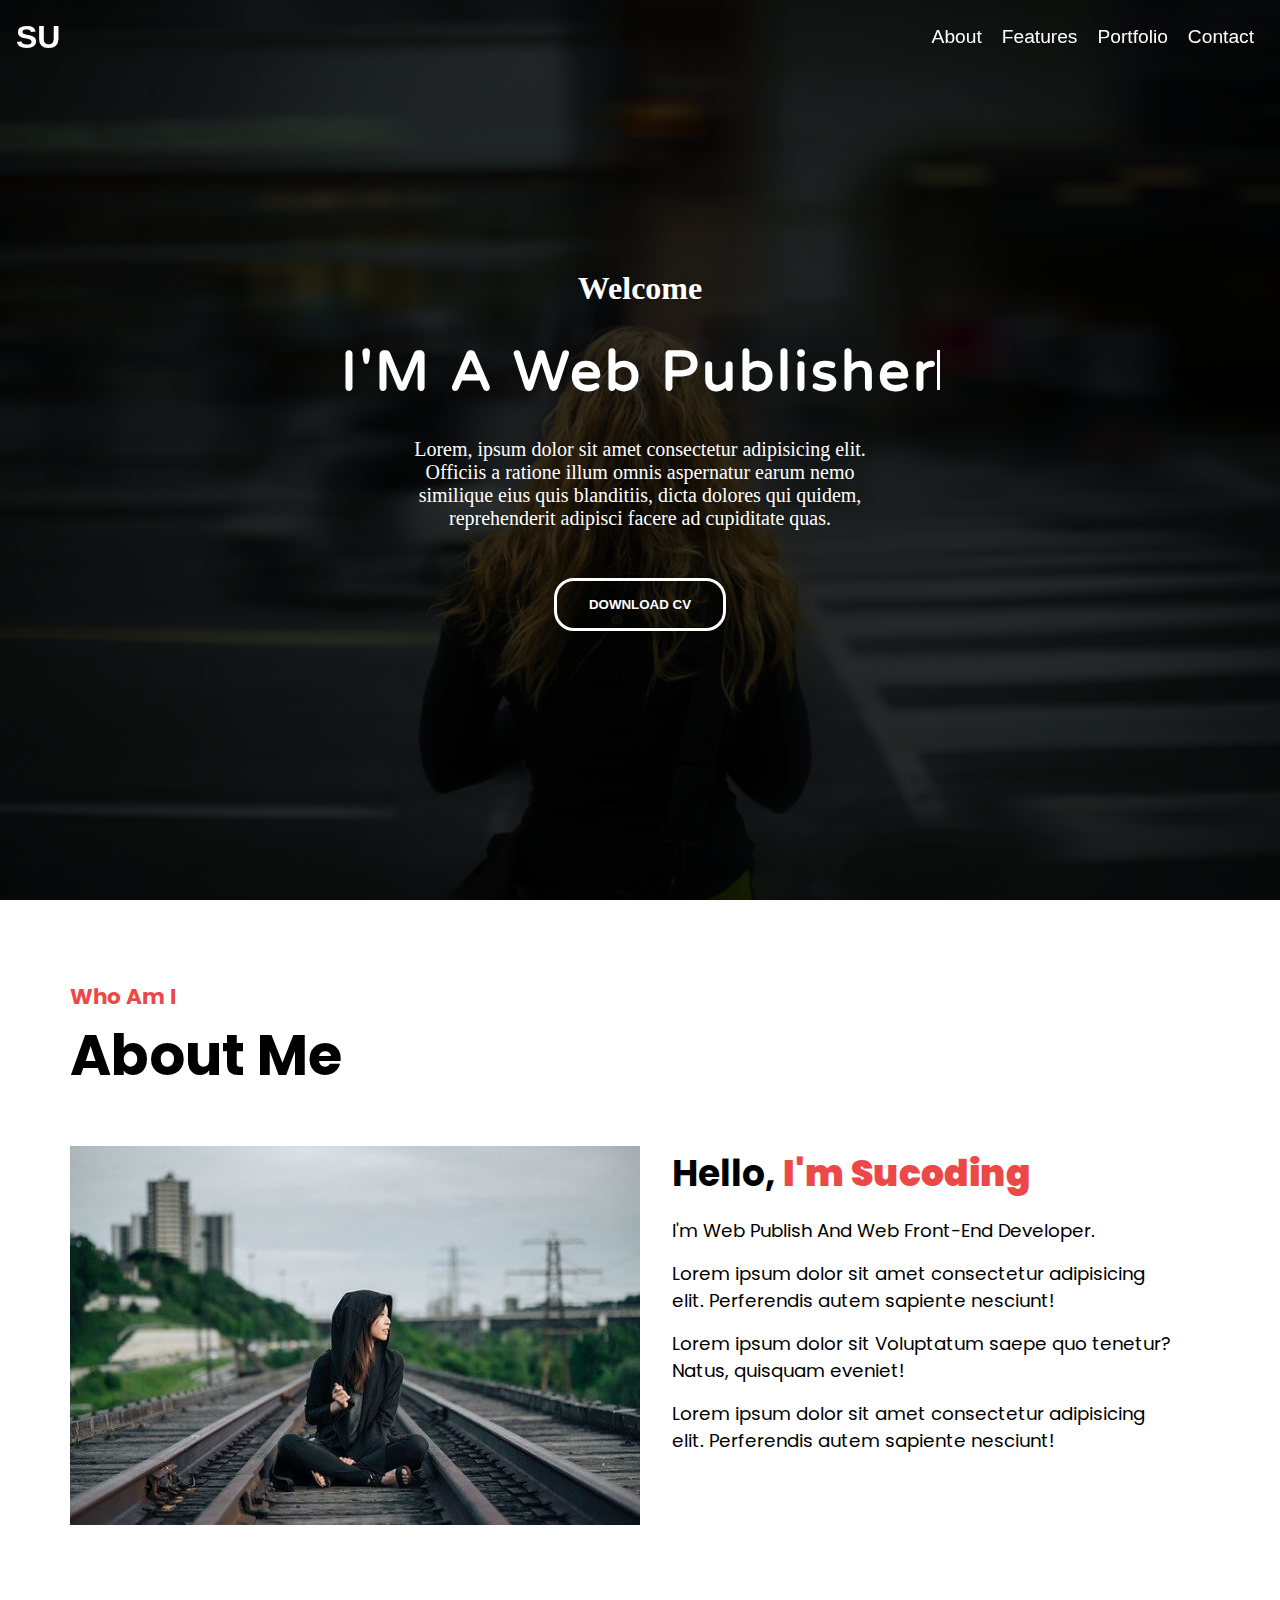
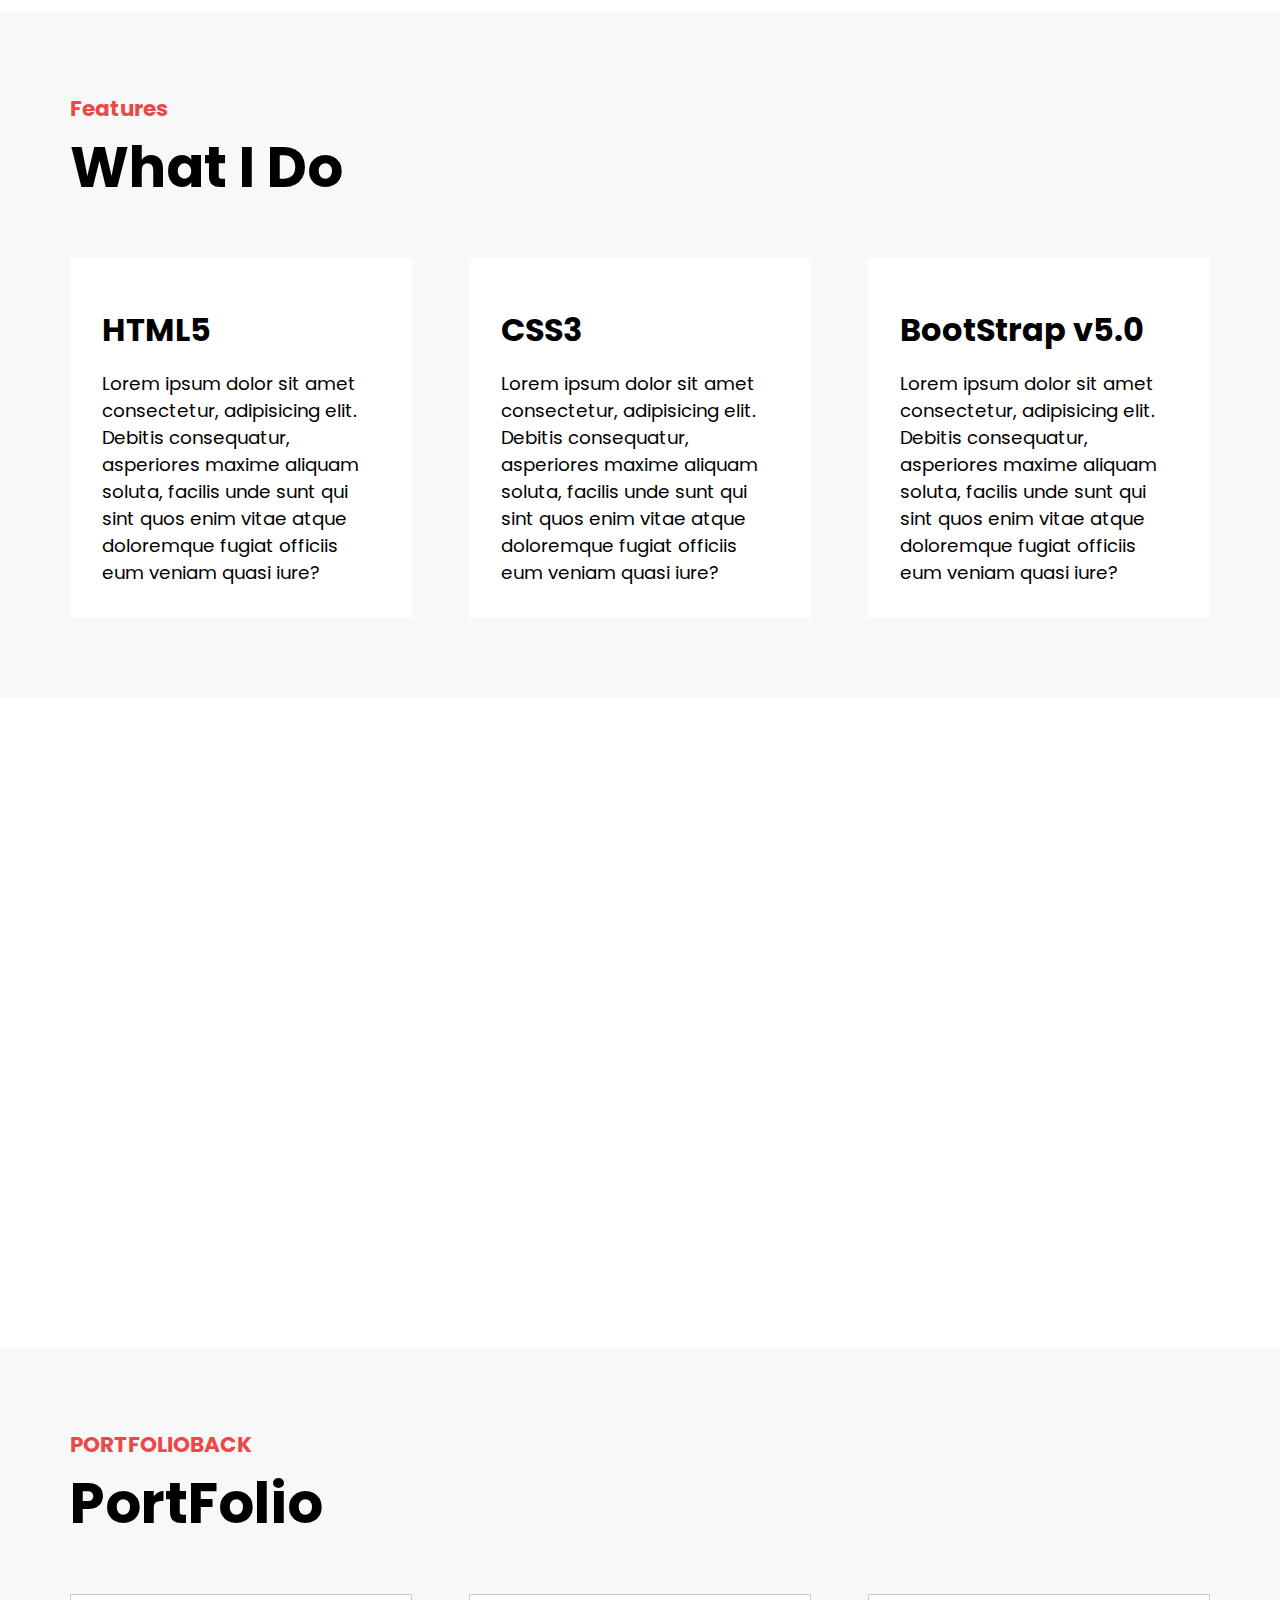
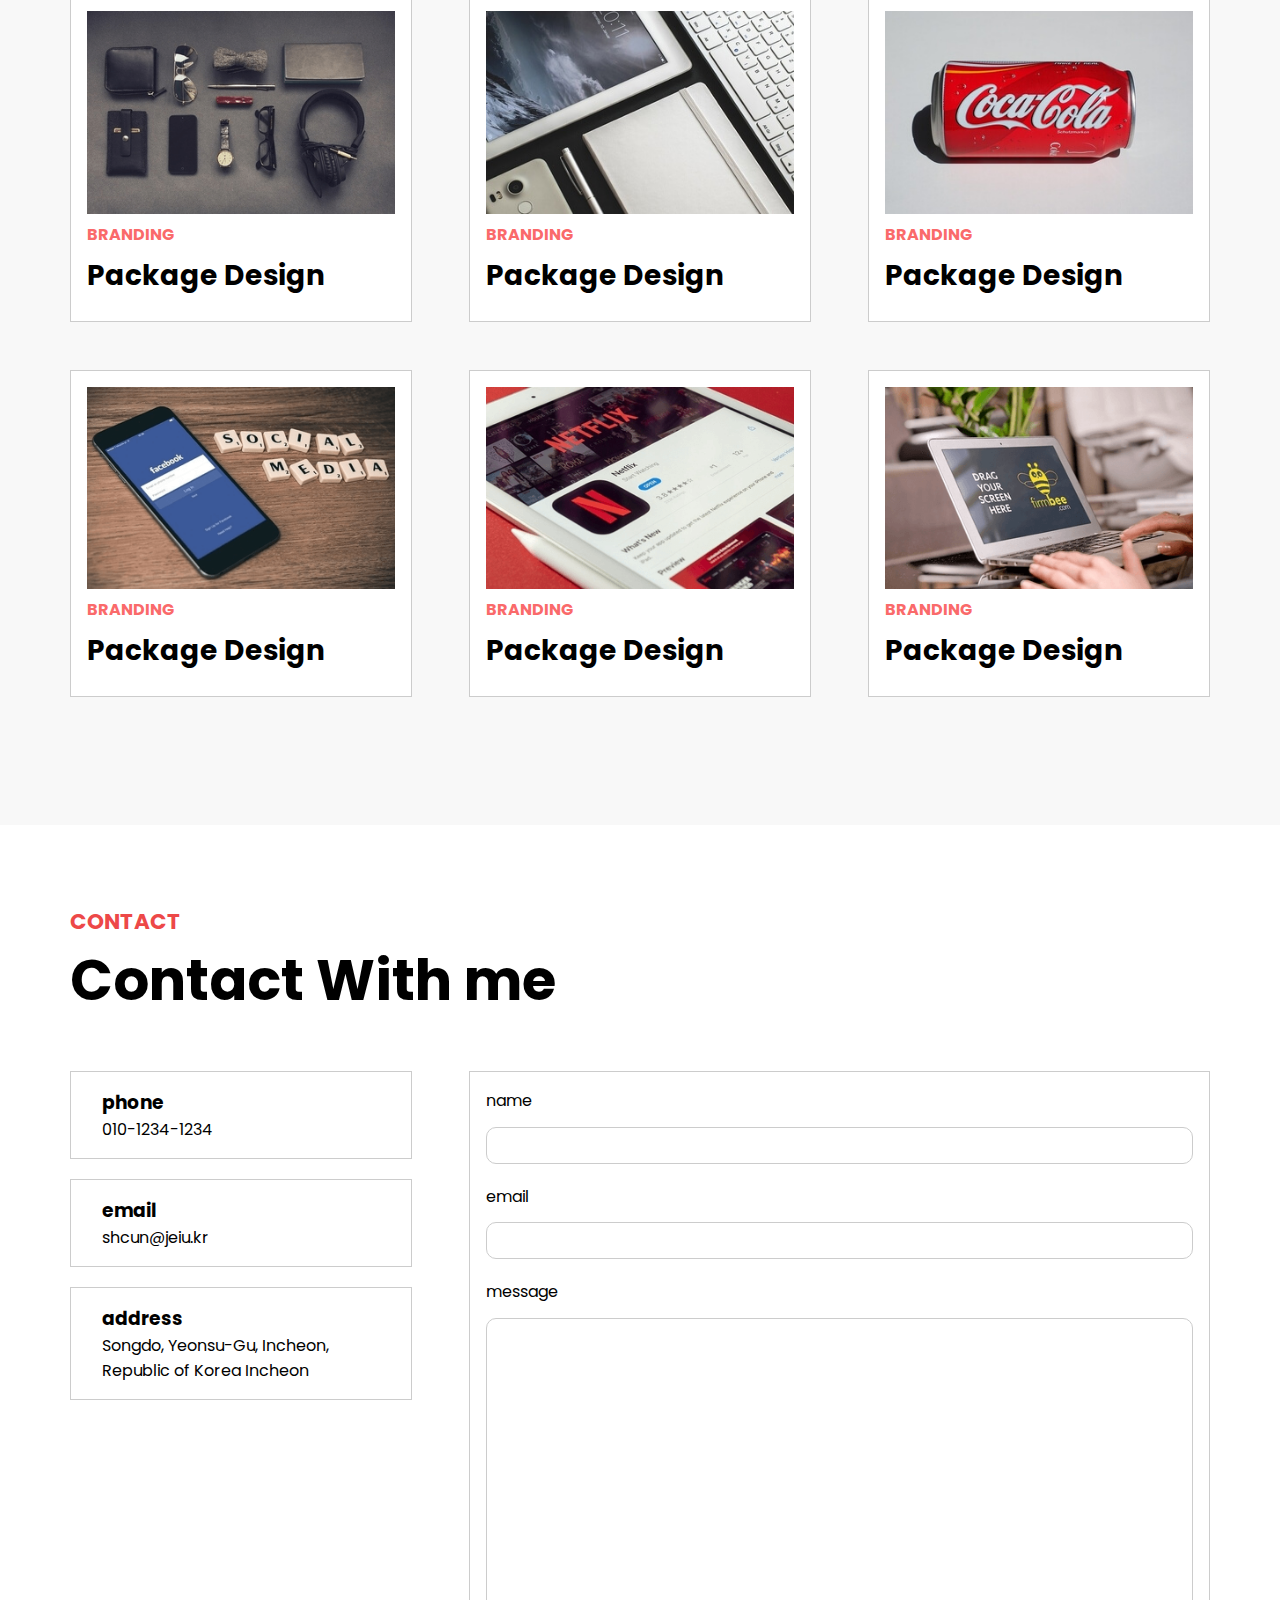
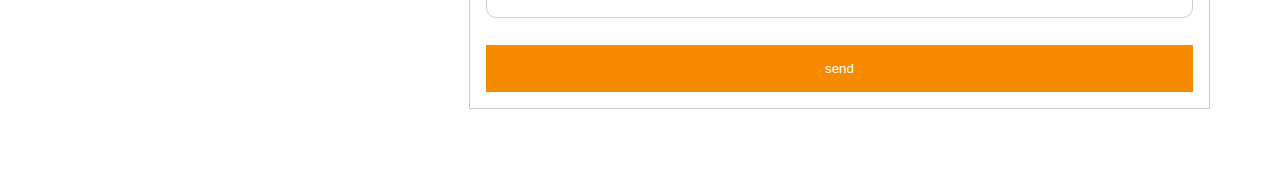
<file: index.html>
<!DOCTYPE html>
<html lang="zxx">
<head>
    <meta charset="UTF-8">
    <meta name="viewport" content="width=device-width, initial-scale=1.0">
    <title>Document</title>
    <link rel="stylesheet" href="https://cdnjs.cloudflare.com/ajax/libs/font-awesome/6.5.1/css/all.min.css" integrity="sha512-DTOQO9RWCH3ppGqcWaEA1BIZOC6xxalwEsw9c2QQeAIftl+Vegovlnee1c9QX4TctnWMn13TZye+giMm8e2LwA==" crossorigin="anonymous" referrerpolicy="no-referrer" />
    <link rel="stylesheet" href="style.css">
</head>
<body>
    <!-- header -->
    <header>
        <div class="container">
            <h1>
                <button data-animation-scroll="true" data-target="#main">SU</button>
            </h1>
            <nav>
                <ul>
                    <li>
                        <button data-animation-scroll="true" data-target="#about">About</button>
                    </li>
                    <li>
                        <button data-animation-scroll="true" data-target="#features">Features</button>
                    </li>
                    <li>
                        <button data-animation-scroll="true" data-target="#portfolio">Portfolio</button>
                    </li>
                    <li>
                        <button data-animation-scroll="true" data-target="#contact">Contact</button>
                    </li>
                </ul>
            </nav>
        </div>
    </header>
    <!-- main -->
    <main id="main">
        <div class="container">
            <h4>Welcome</h4>
            <h2>I'M A <span></span></h2>
            <p>Lorem, ipsum dolor sit amet consectetur adipisicing elit. Officiis a ratione illum omnis aspernatur earum nemo similique eius quis blanditiis, dicta dolores qui quidem, reprehenderit adipisci facere ad cupiditate quas.</p>
            <button class="download">DOWNLOAD CV</button>
            <button class="mouse"><i class="fa-solid fa-computer-mouse"></i></button>
        </div>
    </main>
    <!-- about me -->
    <section id="about">
        <div class="container">
            <div class="title">
                <h4>Who Am I</h4>
                <h2>About Me</h2>
            </div>
            <div class="about-self">
                <div class="left">
                    <img src="./images/me_alone.jpg" alt="내 사진">
                </div>
                <div class="right">
                    <h3>Hello, <strong>I'm Sucoding</strong></h3>
                    <p>I'm Web Publish And Web Front-End Developer.</p>
                    <p>Lorem ipsum dolor sit amet consectetur adipisicing elit. Perferendis autem sapiente nesciunt!</p>
                    <p>Lorem ipsum dolor sit  Voluptatum saepe quo tenetur? Natus, quisquam eveniet!</p>
                    <p>Lorem ipsum dolor sit amet consectetur adipisicing elit. Perferendis autem sapiente nesciunt!</p>
                    <div class="social">
                        <a href="#">
                            <i class="fa-brands fa-facebook"></i>
                        </a>
                        <a href="#">
                            <i class="fa-brands fa-instagram"></i>
                        </a>
                        <a href="#">
                            <i class="fa-brands fa-twitch"></i>
                        </a>
                        <a href="#">
                            <i class="fa-brands fa-youtube"></i>
                        </a>
                    </div>
                </div>
            </div>
        </div>
    </section>
    <!-- what i do -->
    <section id="features">
        <div class="container">
            <div class="title">
                <h4>Features</h4>
                <h2>What I Do</h2>
            </div>
            <div class="do-me">
                <div class="do-inner">
                    <div class="icon">
                        <i class="fa-brands fa-html5"></i>
                    </div>
                    <div class="content">
                        <h3>HTML5</h3>
                        <p>Lorem ipsum dolor sit amet consectetur, adipisicing elit. Debitis consequatur, asperiores maxime aliquam soluta, facilis unde sunt qui sint quos enim vitae atque doloremque fugiat officiis eum veniam quasi iure?</p>
                    </div>
                </div>
                <div class="do-inner">
                    <div class="icon">
                        <i class="fa-brands fa-css3-alt"></i>
                    </div>
                    <div class="content">
                        <h3>CSS3</h3>
                        <p>Lorem ipsum dolor sit amet consectetur, adipisicing elit. Debitis consequatur, asperiores maxime aliquam soluta, facilis unde sunt qui sint quos enim vitae atque doloremque fugiat officiis eum veniam quasi iure?</p>
                    </div>
                </div>
                <div class="do-inner">
                    <div class="icon">
                        <i class="fa-brands fa-bootstrap"></i>
                    </div>
                    <div class="content">
                        <h3>BootStrap v5.0</h3>
                        <p>Lorem ipsum dolor sit amet consectetur, adipisicing elit. Debitis consequatur, asperiores maxime aliquam soluta, facilis unde sunt qui sint quos enim vitae atque doloremque fugiat officiis eum veniam quasi iure?</p>
                    </div>
                </div>
            </div>
        </div>
    </section>
    <!-- background -->
    <div class="bg">
        
    </div>
    <!-- portfolio -->
    <section id="portfolio">
        <div class="container">
            <div class="title">
                <h4>PORTFOLIOBACK</h4>
                <h2>PortFolio</h2>
            </div>
            <div class="portfolio-me">
                <div class="portfolio-inner">
                    <img src="./images/mock1.png" alt="샘플 이미지 1">
                    <strong>BRANDING</strong>
                    <h3>Package Design</h3>
                </div>
                <div class="portfolio-inner">
                    <img src="./images/mock2.png" alt="샘플 이미지 2">
                    <strong>BRANDING</strong>
                    <h3>Package Design</h3>
                </div>
                <div class="portfolio-inner">
                    <img src="./images/mock3.png" alt="샘플 이미지 3">
                    <strong>BRANDING</strong>
                    <h3>Package Design</h3>
                </div>
                <div class="portfolio-inner">
                    <img src="./images/mock4.png" alt="샘플 이미지 4">
                    <strong>BRANDING</strong>
                    <h3>Package Design</h3>
                </div>
                <div class="portfolio-inner">
                    <img src="./images/mock5.png" alt="샘플 이미지 5">
                    <strong>BRANDING</strong>
                    <h3>Package Design</h3>
                </div>
                <div class="portfolio-inner">
                    <img src="./images/mock6.png" alt="샘플 이미지 6">
                    <strong>BRANDING</strong>
                    <h3>Package Design</h3>
                </div>
            </div>
        </div>
    </section>
    <!-- contact with me -->
    <section id="contact">
        <div class="container">
            <div class="title">
                <h4>CONTACT</h4>
                <h2>Contact With me</h2>
            </div>
            <div class="contact-me">
                <div class="left">
                    <div class="card">
                        <div class="icon">
                            <i class="fa-solid fa-phone-volume"></i>
                        </div>
                        <div class="info-text">
                            <h3>phone</h3>
                            <p>010-1234-1234</p>
                        </div>
                    </div>
                    <div class="card">
                        <div class="icon">
                            <i class="fa-solid fa-envelope-open-text"></i>
                        </div>
                        <div class="info-text">
                            <h3>email</h3>
                            <p>shcun@jeiu.kr</p>
                        </div>
                    </div>
                    <div class="card">
                        <div class="icon">
                            <i class="fa-solid fa-location-crosshairs"></i>
                        </div>
                        <div class="info-text">
                            <h3>address</h3>
                            <p>Songdo, Yeonsu-Gu, Incheon, Republic of Korea Incheon</p>
                        </div>
                    </div>
                </div>
                <div class="right">
                    <form action="#">
                        <div class="form-group">
                            <label for="name">name</label>
                            <input type="text" id="name">
                        </div>
                        <div class="form-group">
                            <label for="email">email</label>
                            <input type="text" id="email" autocomplete="off">
                        </div>
                        <div class="form-group">
                            <label for="msg">message</label>
                            <textarea id="msg"></textarea>
                        </div>
                        <button>send</button>
                    </form>
                </div>
            </div>
        </div>
    </section>
    <script src="script.js"></script>
</body>
</html>
</file>
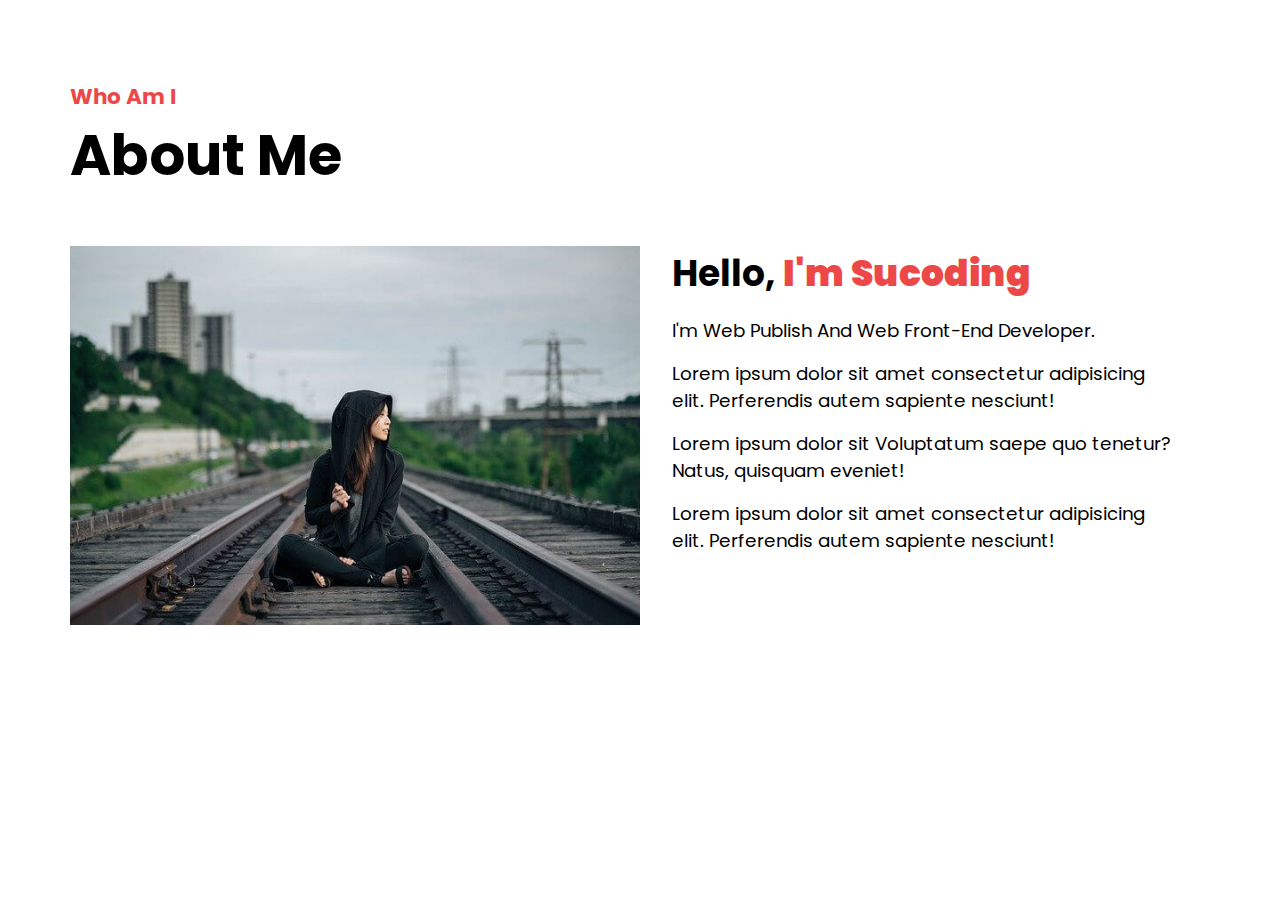
<file: html/about_me.html>
<!DOCTYPE html>
<html lang="zxx">
<head>
    <meta charset="UTF-8">
    <meta name="viewport" content="width=device-width, initial-scale=1.0">
    <title>About me</title>
    <link rel="stylesheet" href="https://cdnjs.cloudflare.com/ajax/libs/font-awesome/6.5.1/css/all.min.css" integrity="sha512-DTOQO9RWCH3ppGqcWaEA1BIZOC6xxalwEsw9c2QQeAIftl+Vegovlnee1c9QX4TctnWMn13TZye+giMm8e2LwA==" crossorigin="anonymous" referrerpolicy="no-referrer" />
    <link rel="stylesheet" href="../style.css">
    <link rel="stylesheet" href="../css/about_me.css">
</head>
<body>
    <section id="about">
        <div class="container">
            <div class="title">
                <h4>Who Am I</h4>
                <h2>About Me</h2>
            </div>
            <div class="about-self">
                <div class="left">
                    <img src="../images/me_alone.jpg" alt="내 사진">
                </div>
                <div class="right">
                    <h3>Hello, <strong>I'm Sucoding</strong></h3>
                    <p>I'm Web Publish And Web Front-End Developer.</p>
                    <p>Lorem ipsum dolor sit amet consectetur adipisicing elit. Perferendis autem sapiente nesciunt!</p>
                    <p>Lorem ipsum dolor sit  Voluptatum saepe quo tenetur? Natus, quisquam eveniet!</p>
                    <p>Lorem ipsum dolor sit amet consectetur adipisicing elit. Perferendis autem sapiente nesciunt!</p>
                    <div class="social">
                        <a href="#">
                            <i class="fa-brands fa-facebook"></i>
                        </a>
                        <a href="#">
                            <i class="fa-brands fa-instagram"></i>
                        </a>
                        <a href="#">
                            <i class="fa-brands fa-twitch"></i>
                        </a>
                        <a href="#">
                            <i class="fa-brands fa-youtube"></i>
                        </a>
                    </div>
                </div>
            </div>
        </div>
    </section>
</body>
</html>
</file>
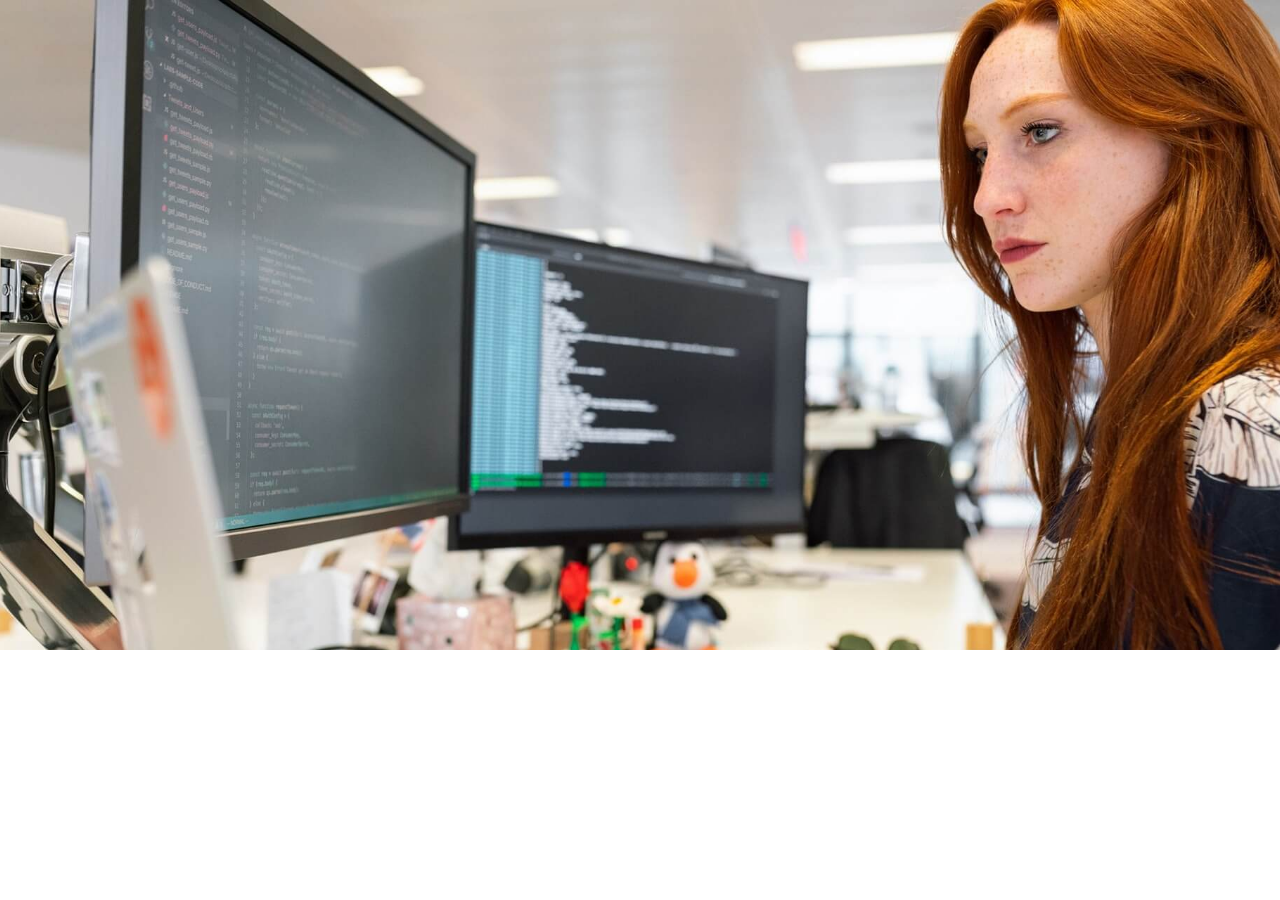
<file: html/background.html>
<!DOCTYPE html>
<html lang="zxx">
<head>
    <meta charset="UTF-8">
    <meta name="viewport" content="width=device-width, initial-scale=1.0">
    <title>Background</title>
    <link rel="stylesheet" href="../style.css">
    <link rel="stylesheet" href="../css/background.css">
</head>
<body>
    <div class="bg">
        
    </div>
</body>
</html>
</file>
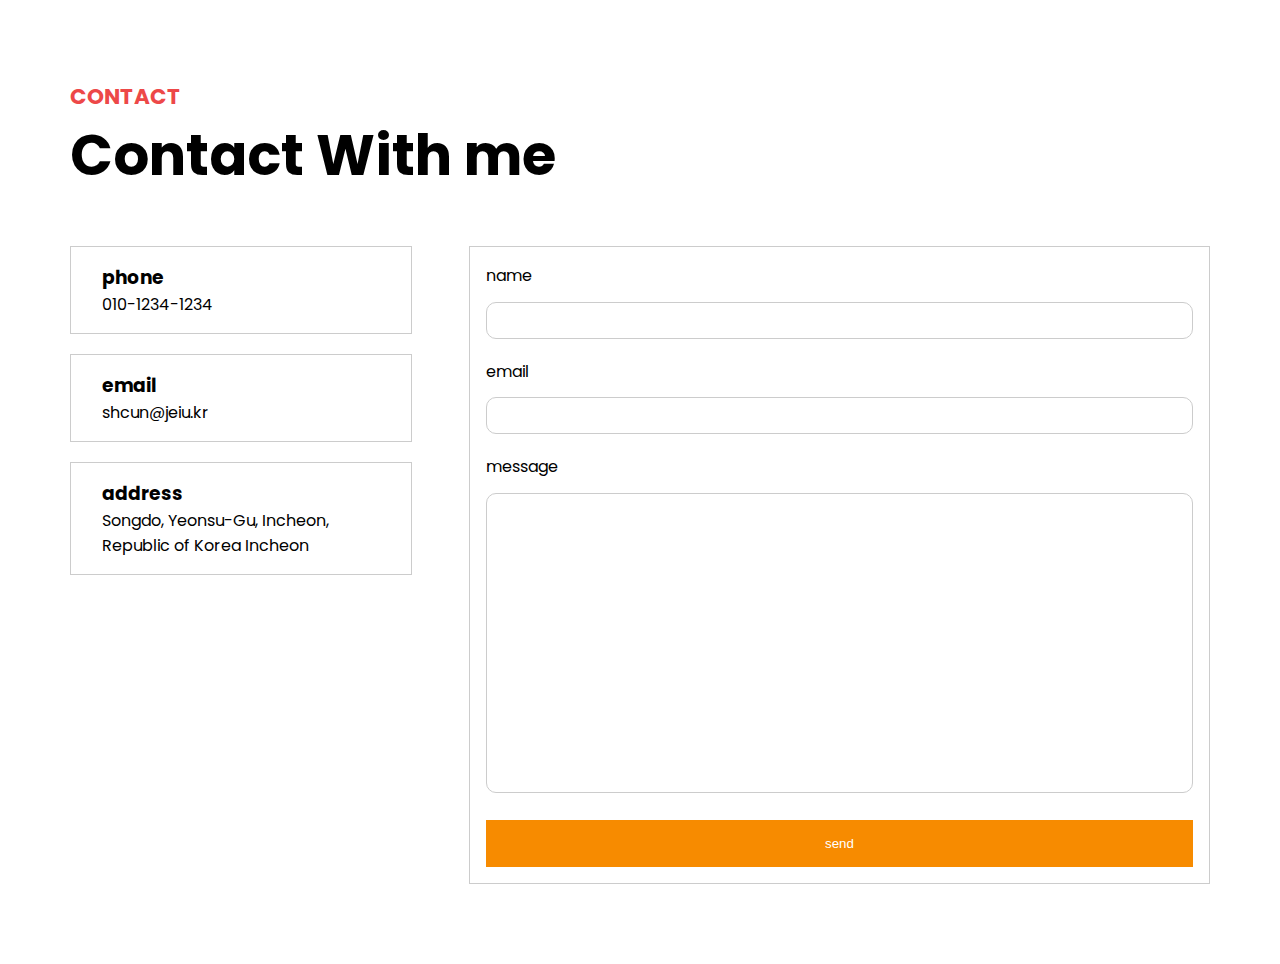
<file: html/contact_with_me.html>
<!DOCTYPE html>
<html lang="zxx">
<head>
    <meta charset="UTF-8">
    <meta name="viewport" content="width=device-width, initial-scale=1.0">
    <title>Contact With me</title>
    <link rel="stylesheet" href="https://cdnjs.cloudflare.com/ajax/libs/font-awesome/6.5.1/css/all.min.css" integrity="sha512-DTOQO9RWCH3ppGqcWaEA1BIZOC6xxalwEsw9c2QQeAIftl+Vegovlnee1c9QX4TctnWMn13TZye+giMm8e2LwA==" crossorigin="anonymous" referrerpolicy="no-referrer" />
    <link rel="stylesheet" href="../style.css">
    <link rel="stylesheet" href="../css/contact_with_me.css">
</head>
<body>
    <section id="contact">
        <div class="container">
            <div class="title">
                <h4>CONTACT</h4>
                <h2>Contact With me</h2>
            </div>
            <div class="contact-me">
                <div class="left">
                    <div class="card">
                        <div class="icon">
                            <i class="fa-solid fa-phone-volume"></i>
                        </div>
                        <div class="info-text">
                            <h3>phone</h3>
                            <p>010-1234-1234</p>
                        </div>
                    </div>
                    <div class="card">
                        <div class="icon">
                            <i class="fa-solid fa-envelope-open-text"></i>
                        </div>
                        <div class="info-text">
                            <h3>email</h3>
                            <p>shcun@jeiu.kr</p>
                        </div>
                    </div>
                    <div class="card">
                        <div class="icon">
                            <i class="fa-solid fa-location-crosshairs"></i>
                        </div>
                        <div class="info-text">
                            <h3>address</h3>
                            <p>Songdo, Yeonsu-Gu, Incheon, Republic of Korea Incheon</p>
                        </div>
                    </div>
                </div>
                <div class="right">
                    <form action="#">
                        <div class="form-group">
                            <label for="name">name</label>
                            <input type="text" id="name">
                        </div>
                        <div class="form-group">
                            <label for="email">email</label>
                            <input type="text" id="email" autocomplete="off">
                        </div>
                        <div class="form-group">
                            <label for="msg">message</label>
                            <textarea id="msg"></textarea>
                        </div>
                        <button>send</button>
                    </form>
                </div>
            </div>
        </div>
    </section>
</body>
</html>
</file>
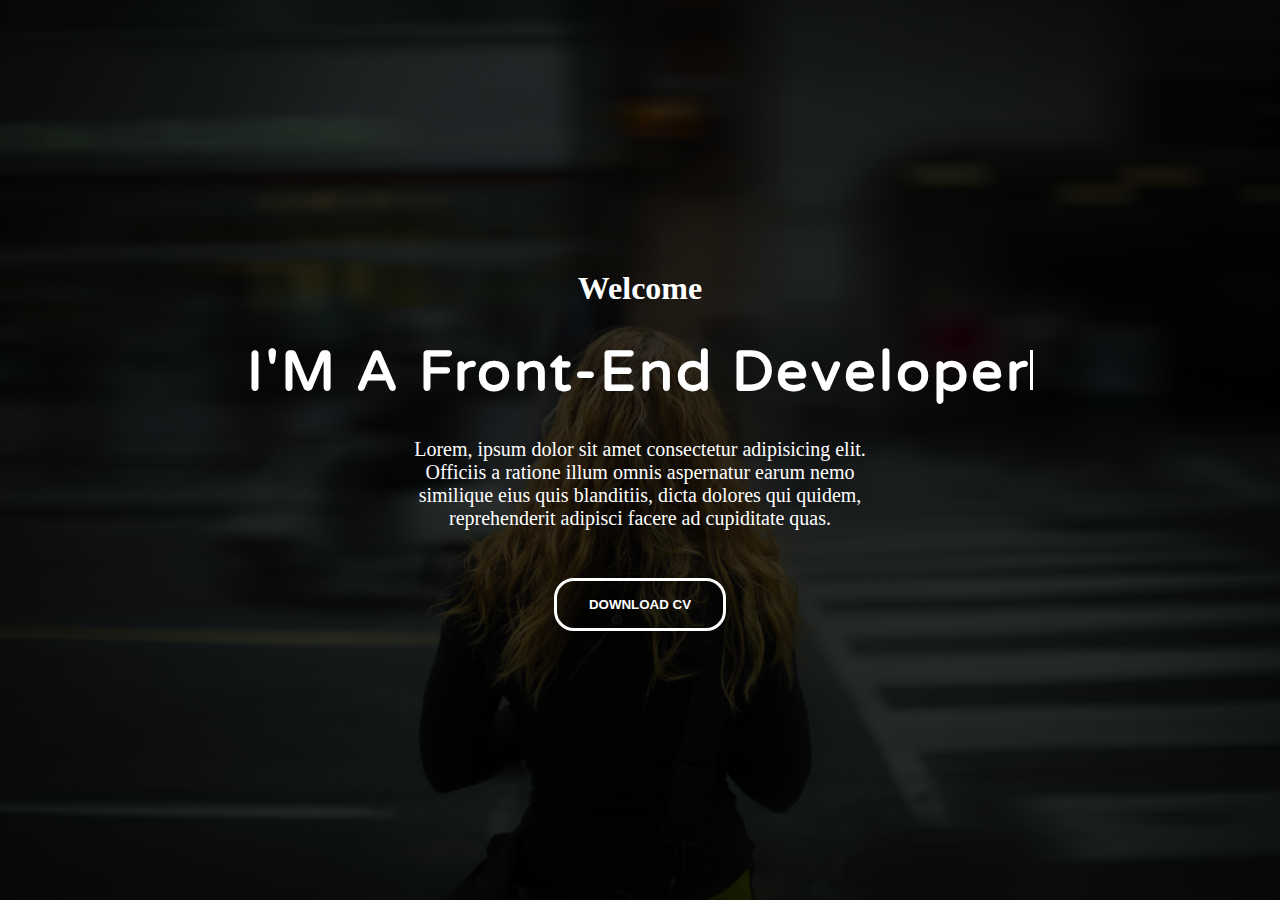
<file: html/main.html>
<!DOCTYPE html>
<html lang="zxx">
<head>
    <meta charset="UTF-8">
    <meta name="viewport" content="width=device-width, initial-scale=1.0">
    <title>Main</title>
    <link rel="stylesheet" href="https://cdnjs.cloudflare.com/ajax/libs/font-awesome/6.5.1/css/all.min.css" integrity="sha512-DTOQO9RWCH3ppGqcWaEA1BIZOC6xxalwEsw9c2QQeAIftl+Vegovlnee1c9QX4TctnWMn13TZye+giMm8e2LwA==" crossorigin="anonymous" referrerpolicy="no-referrer" />
    <link rel="stylesheet" href="../style.css">
    <link rel="stylesheet" href="../css/main.css">
</head>
<body>
    <main id="main">
        <div class="container">
            <h4>Welcome</h4>
            <h2>I'M A <span>Front-End Developer</span></h2>
            <p>Lorem, ipsum dolor sit amet consectetur adipisicing elit. Officiis a ratione illum omnis aspernatur earum nemo similique eius quis blanditiis, dicta dolores qui quidem, reprehenderit adipisci facere ad cupiditate quas.</p>
            <button class="download">DOWNLOAD CV</button>
            <button class="mouse"><i class="fa-solid fa-computer-mouse"></i></button>
        </div>
    </main>
</body>
</html>
</file>
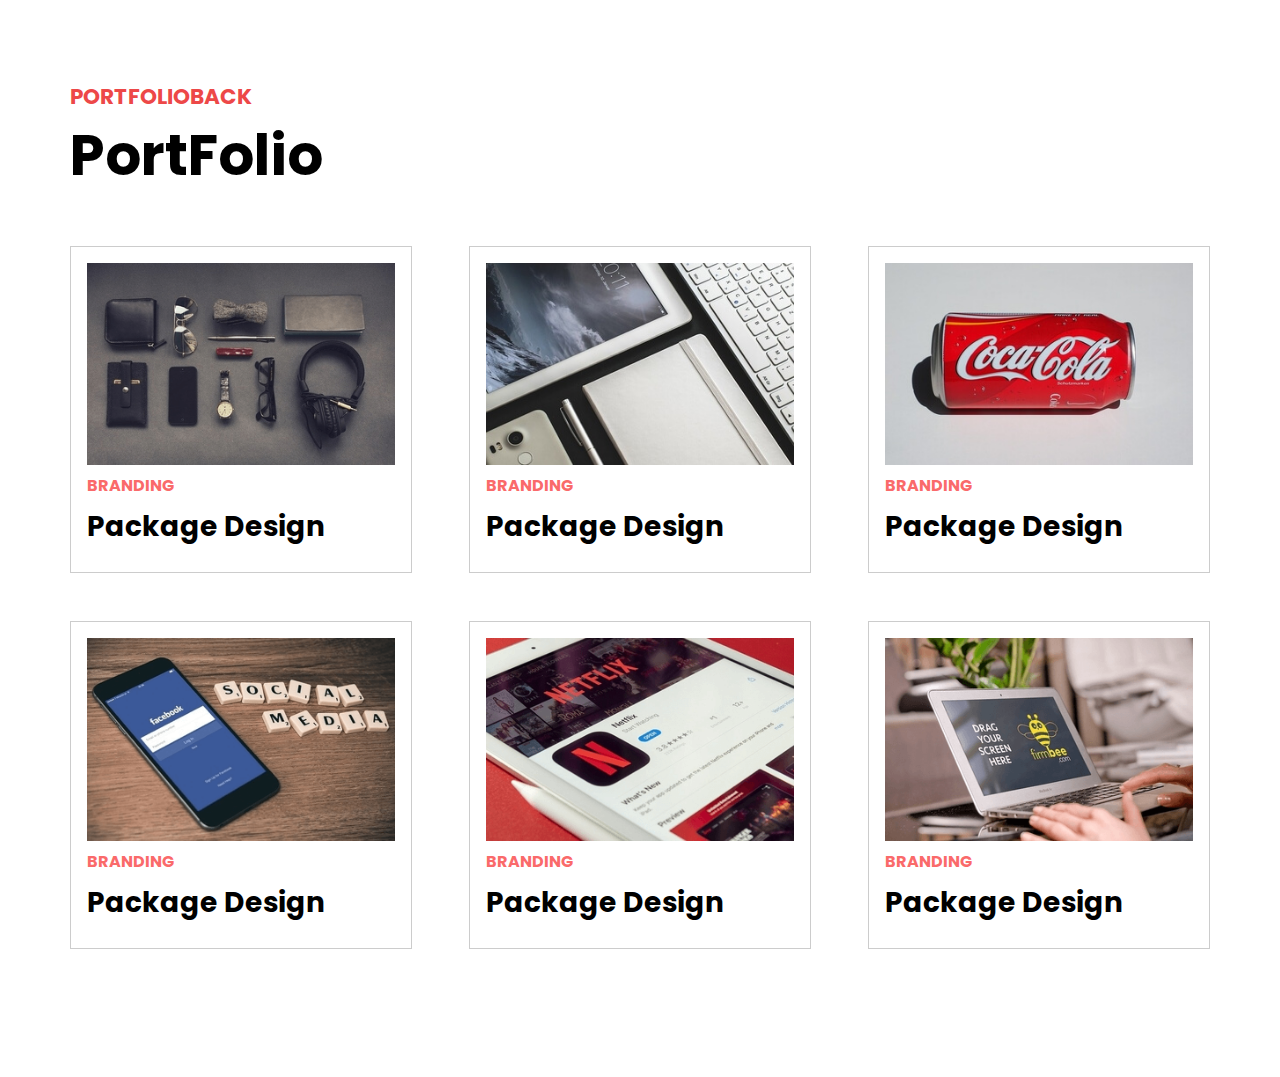
<file: html/portfolio.html>
<!DOCTYPE html>
<html lang="zxx">
<head>
    <meta charset="UTF-8">
    <meta name="viewport" content="width=device-width, initial-scale=1.0">
    <title>PortFolio</title>
    <link rel="stylesheet" href="../style.css">
    <link rel="stylesheet" href="../css/portfolio.css">
</head>
<body>
    <section id="portfolio">
        <div class="container">
            <div class="title">
                <h4>PORTFOLIOBACK</h4>
                <h2>PortFolio</h2>
            </div>
            <div class="portfoli-me">
                <div class="portfolio-inner">
                    <img src="../images/mock1.png" alt="샘플 이미지 1">
                    <strong>BRANDING</strong>
                    <h3>Package Design</h3>
                </div>
                <div class="portfolio-inner">
                    <img src="../images/mock2.png" alt="샘플 이미지 2">
                    <strong>BRANDING</strong>
                    <h3>Package Design</h3>
                </div>
                <div class="portfolio-inner">
                    <img src="../images/mock3.png" alt="샘플 이미지 3">
                    <strong>BRANDING</strong>
                    <h3>Package Design</h3>
                </div>
                <div class="portfolio-inner">
                    <img src="../images/mock4.png" alt="샘플 이미지 4">
                    <strong>BRANDING</strong>
                    <h3>Package Design</h3>
                </div>
                <div class="portfolio-inner">
                    <img src="../images/mock5.png" alt="샘플 이미지 5">
                    <strong>BRANDING</strong>
                    <h3>Package Design</h3>
                </div>
                <div class="portfolio-inner">
                    <img src="../images/mock6.png" alt="샘플 이미지 6">
                    <strong>BRANDING</strong>
                    <h3>Package Design</h3>
                </div>
            </div>
        </div>
    </section>
</body>
</html>
</file>
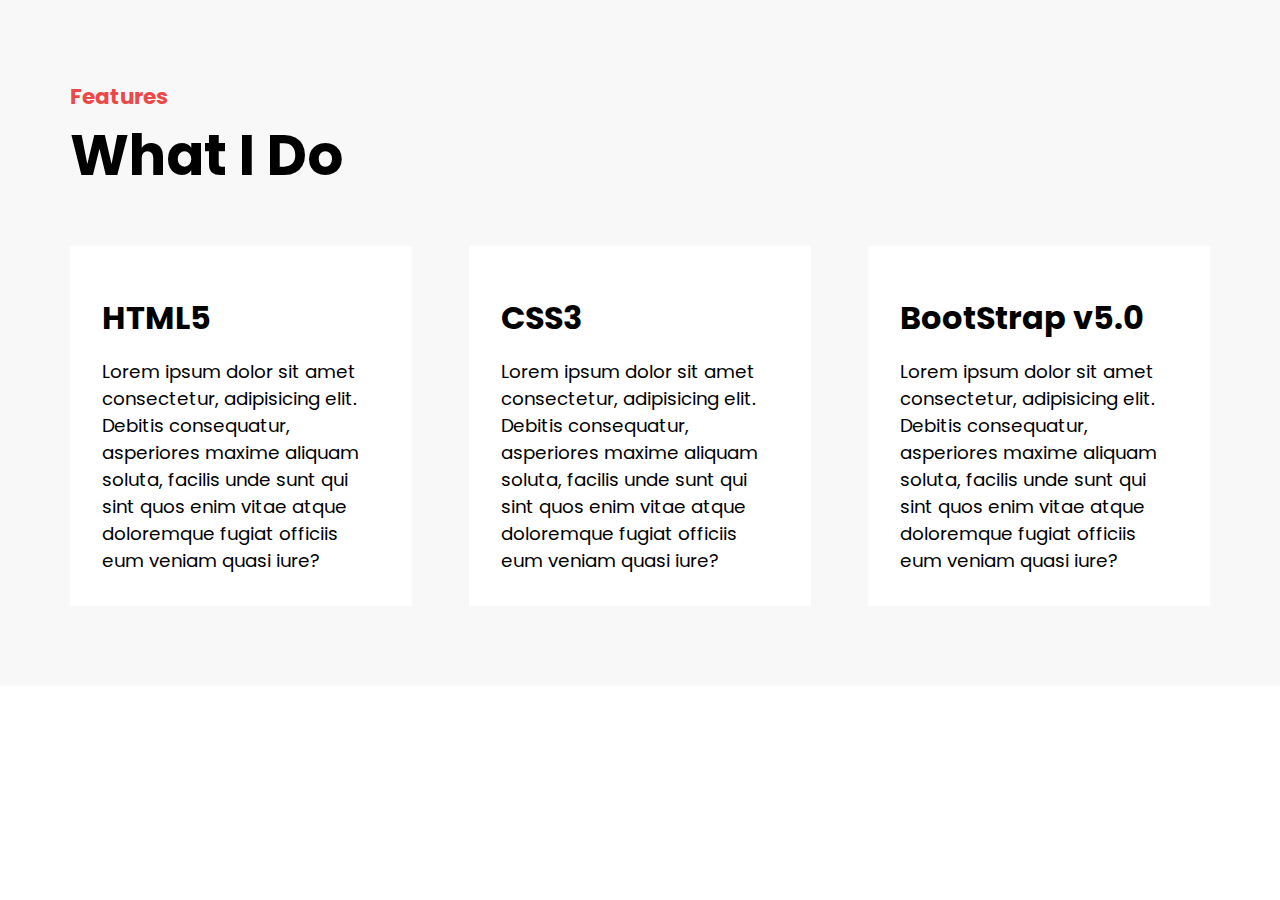
<file: html/what_i_do.html>
<!DOCTYPE html>
<html lang="zxx">
<head>
    <meta charset="UTF-8">
    <meta name="viewport" content="width=device-width, initial-scale=1.0">
    <title>What I Do</title>
    <link rel="stylesheet" href="https://cdnjs.cloudflare.com/ajax/libs/font-awesome/6.5.1/css/all.min.css" integrity="sha512-DTOQO9RWCH3ppGqcWaEA1BIZOC6xxalwEsw9c2QQeAIftl+Vegovlnee1c9QX4TctnWMn13TZye+giMm8e2LwA==" crossorigin="anonymous" referrerpolicy="no-referrer" />
    <link rel="stylesheet" href="../style.css">
    <link rel="stylesheet" href="../css/what_i_do.css">
</head>
<body>
    <section id="features">
        <div class="container">
            <div class="title">
                <h4>Features</h4>
                <h2>What I Do</h2>
            </div>
            <div class="do-me">
                <div class="do-inner">
                    <div class="icon">
                        <i class="fa-brands fa-html5"></i>
                    </div>
                    <div class="content">
                        <h3>HTML5</h3>
                        <p>Lorem ipsum dolor sit amet consectetur, adipisicing elit. Debitis consequatur, asperiores maxime aliquam soluta, facilis unde sunt qui sint quos enim vitae atque doloremque fugiat officiis eum veniam quasi iure?</p>
                    </div>
                </div>
                <div class="do-inner">
                    <div class="icon">
                        <i class="fa-brands fa-css3-alt"></i>
                    </div>
                    <div class="content">
                        <h3>CSS3</h3>
                        <p>Lorem ipsum dolor sit amet consectetur, adipisicing elit. Debitis consequatur, asperiores maxime aliquam soluta, facilis unde sunt qui sint quos enim vitae atque doloremque fugiat officiis eum veniam quasi iure?</p>
                    </div>
                </div>
                <div class="do-inner">
                    <div class="icon">
                        <i class="fa-brands fa-bootstrap"></i>
                    </div>
                    <div class="content">
                        <h3>BootStrap v5.0</h3>
                        <p>Lorem ipsum dolor sit amet consectetur, adipisicing elit. Debitis consequatur, asperiores maxime aliquam soluta, facilis unde sunt qui sint quos enim vitae atque doloremque fugiat officiis eum veniam quasi iure?</p>
                    </div>
                </div>
            </div>
        </div>
    </section>
</body>
</html>
</file>
<file: style.css>
@import url('https://fonts.googleapis.com/css2?family=Poppins:wght@400;700&family=Varela+Round&display=swap');

* {
    margin: 0;
    padding: 0;
    box-sizing: border-box;
}

a, a:link, a:visited {
    color: inherit;
    text-decoration: none;
}

li {
    list-style: none;
}
.container{
    width: 1140px;
    margin: 0 auto;
}

/* header */
header{
    position: fixed;
    top: 0;
    z-index: 1;
    width: 100%;
    padding: 1rem;
}
header .container{
    display: flex;
    justify-content: space-between;
    align-items: center;
    width: 100%;
}
header button{
    background-color: transparent;
    border: 0;
    cursor: pointer;
    color: white;
}
header h1 button{
    font-size: 2rem;
    font-weight: bold;
}
header nav ul{
    display: flex;
}
header nav ul li{
    padding: 10px;
}
header nav ul li button{
    font-size: 1.2rem;
}
header.active{
    background-color: #000;
    animation: fadeIn 0.5s ease-in-out;
}
@keyframes fadeIn {
    0%{
        opacity: 0;
    }
    100%{
        opacity: 1;
    }
}

/* main */
main{
    width: 100%;
    height: 100vh;
    color: white;
    background: linear-gradient(rgba(0,0,0,0.8), rgba(0,0,0,0.8)), url('../images/me.jpg') center center;
    background-size: cover;
    display: flex;
    justify-content: center;
    align-items: center;
    text-align: center;
}
main h4{
    font-size: 2rem;
}
main h2{
    font-family: 'Varela Round', sans-serif;
    font-size: 3.5rem;
    margin: 2rem 0;
    letter-spacing: 3px;
}
main p{
    max-width: 500px;
    margin: 0 auto;
    font-size: 1.25rem;
}
main button.download{
    background-color: transparent;
    border: 3px solid white;
    border-radius: 20px;
    padding: 1rem 2rem;
    margin-top: 3rem;
    color: white;
    font-weight: bold;
    cursor: pointer;
}
main button.mouse{
    background-color: transparent;
    border: none;
    font-size: 2rem;
    position: absolute;
    bottom: 1rem;
    left: 50%;
    transform: translateX(-50%);
    color: white;
    animation: upDown 1s ease-in-out infinite;
}
main h2 span::after{
    content: "";
    height: 40px;
    width: 3px;
    background-color: white;
    display: inline-block;
    animation: blink 0.7s ease-in-out infinite;
}

@keyframes blink{
    0% {
        opacity: 1;
    }
    100% {
        opacity: 0;;
    }
}

@keyframes upDown{
    0% {
        bottom: 1rem;
    }
    50% {
        bottom: 1.5rem;
    }
    100% {
        bottom: 1rem;
    }
}


section{
    font-family: 'Poppins', sans-serif;
    padding: 5rem 0;
}
section:nth-child(2n){
    background-color: #f8f8f8;
}
section .title{
    margin-bottom: 3rem;
}
section .title h4{
    font-size: 1.35rem;
    color: #ed4848;
    position: relative;
}
section .title h2{
    font-size: 3.5rem;
}
section .title p{
    font-size: 1.15rem;
}

/*  about me */
section .about-self::after{
    content: '';
    clear: both;
    display: block;
}
section .about-self .left{
    float: left;
    width: 50%;
}
section .about-self .left img{
    width: 100%;
}
section .about-self .right{
    width: 50%;
    float: left;
    padding: 0 2rem;
}
section .about-self .right h3{
    font-size: 2.25rem;
    margin-bottom: 1rem;
}
section .about-self .right h3 strong{
    color: #ed4848;
}
section .about-self .right p{
    font-size: 1.15rem;
    margin: 1rem 0;
}
section .about-self .right .social a{
    font-size: 2.5rem;
    margin-right: 0.2rem;
}
/* what i do */
section .do-me::after{
    content: "";
    display: block;
    clear: both;
}
section .do-me .do-inner{
    width: 30%;
    padding: 2rem;
    float: left;
    background-color: #fff;
    margin-right: 5%;
    cursor: pointer;
}
section .do-me .do-inner:last-child{
    margin-right: 0;
}
section .do-me .do-inner .icon{
    font-size: 2.5rem;
    color: #ff6a6a;
}
section .do-me .do-inner .content h3{
    font-size: 2rem;
    margin: 1rem 0;
}
section .do-me .do-inner .content p{
    font-size: 1.15rem;
}
section .do-me .do-inner:hover{
    background-color: lightcoral;
    color: white;
}
section .do-me .do-inner:hover .icon i{
    color: white;
}
/* background */
.bg{
    background: url('./images/background.jpg') center center;
    background-size: cover;
    background-attachment: fixed;
    height: 650px;
}
/* portfolio */
section .portfolio-me::after{
    content: "";
    display: block;
    clear: both;
}
section .portfolio-me .portfolio-inner{
    width: 30%;
    margin-right: 5%;
    background-color: #fff;
    float: left;
    padding: 1rem 1rem 1.5rem 1rem;
    border: 1px solid #ccc;
    margin-bottom: 3rem;
}
section .portfolio-me .portfolio-inner:nth-child(3n){
    margin-right: 0;
}
section .portfolio-me .portfolio-inner img{
    width: 100%;
    display: block;
}
section .portfolio-me .portfolio-inner strong{
    color: #fa6a6a;
    margin: 0.5rem 0;
    display: block;
}
section .portfolio-me .portfolio-inner h3{
    font-size: 1.75rem;
}
/* contact with me */
section .contact-me::after{
    content: '';
    display: block;
    clear: both;
}
section .contact-me .left{
    width: 30%;
    float: left;
}
section .contact-me .left .card{
    border: 1px solid #ccc;
    padding: 1rem;
    display: flex;
    align-items: center;
    margin-bottom: 1.25rem;
}
section .contact-me .left .card .icon i{
    font-size: 2rem;
    margin-right: 15px;
}
section .contact-me .right{
    width: 65%;
    float: left;
    margin-left: 5%;
    border: 1px solid #ccc;
    padding: 1rem;
}
section .contact-me .right .form-group{
    margin-bottom: 1.25rem;
}
section .contact-me .right .form-group label{
    display: block;
    margin-bottom: 0.85rem;
}
section .contact-me .right .form-group input{
    width: 100%;
    padding: 0.625rem;
    outline: none;
    border: 1px solid #ccc;
    border-radius: 10px;
}
section .contact-me .right .form-group input:focus,
section .contact-me .right .form-group textarea:focus{
    border: 1px solid #719ece;
    box-shadow: 0 0 10px #719ece;
}
section .contact-me .right .form-group textarea{
    width: 100%;
    height: 300px;
    outline: none;
    resize: none;
    border: 1px solid #ccc;
    border-radius: 10px;
}
section .contact-me .right button{
    width: 100%;
    padding: 1rem;
    background-color: #f78b00;
    border: none;
    color: white;
}

/* media query */
@media screen and (max-width: 1140px){
    main .container{
        width: 992px;
    }
    section .container{
        width: 600px;
    }
    section .about-self .left{
        width: 100%;
        margin-bottom: 1.5rem;
    }
    section .about-self .right{
        width: 100%;
        padding: 0;
    }
    section .do-me .do-inner{
        width: 48%;
        margin-bottom: 1.5rem;
        margin-right: 0;
    }
    section .do-me .do-inner:nth-child(2n+1){
        margin-right: 4%;
    }
    section .portfolio-me .portfolio-inner{
        width: 48%;
        margin-right: 0;
    }
    section .portfolio-me .portfolio-inner:nth-child(2n+1){
        margin-right: 4%;
    }
}
@media screen and (max-width: 992px){
    html{
        font-size: 14px;
    }
    main .container{
        width: 768px;
    }
    section .portfolio-me .portfolio-inner{
        width: 100%;
    }
    section .contact-me .left{
        width: 100%;
    } 
    section .contact-me .right{
        width: 100%;
        margin-left: 0;
    } 
}
@media screen and (max-width: 768px){
    html{
        font-size: 13px;
    }
    main .container{
        width: 576px;
    }
    section .container{
        width: 400px;
    }
    section .do-me .do-inner{
        width: 100%;
        margin-right: 0;
    }
}
@media screen and (max-width: 576px){
    html{
        font-size: 12px;
    }
    main .container{
        width: 400px;
    }
    section .container{
        width: 360px;
    }
}
@media screen and (max-width: 400px){
    html{
        font-size: 11px;
    }
    main .container{
        width: 320px;
    }
    section .container{
        width: 320px;
    }
    main h2{
        font-size: 1.5rem;
    }
    section .title h2{
        font-size: 3rem;
    }
}
</file>
<file: css/about_me.css>
section .about-self .left{
    float: left;
    width: 50%;
}
section .about-self .left img{
    width: 100%;
}
section .about-self .right{
    width: 50%;
    float: left;
    padding: 0 2rem;
}
section .about-self .right h3{
    font-size: 2.25rem;
    margin-bottom: 1rem;
}
section .about-self .right h3 strong{
    color: #ed4848;
}
section .about-self .right p{
    font-size: 1.15rem;
    margin: 1rem 0;
}
section .about-self .right .social a{
    font-size: 2.5rem;
    margin-right: 0.2rem;
}
</file>
<file: css/background.css>
.bg{
    background: url('../images/background.jpg') center center;
    background-size: cover;
    background-attachment: fixed;
    height: 650px;
}
</file>
<file: css/contact_with_me.css>
section .contact-me::after{
    content: '';
    display: block;
    clear: both;
}
section .contact-me .left{
    width: 30%;
    float: left;
}
section .contact-me .left .card{
    border: 1px solid #ccc;
    padding: 1rem;
    display: flex;
    align-items: center;
    margin-bottom: 1.25rem;
}
section .contact-me .left .card .icon i{
    font-size: 2rem;
    margin-right: 15px;
}
section .contact-me .right{
    width: 65%;
    float: left;
    margin-left: 5%;
    border: 1px solid #ccc;
    padding: 1rem;
}
section .contact-me .right .form-group{
    margin-bottom: 1.25rem;
}
section .contact-me .right .form-group label{
    display: block;
    margin-bottom: 0.85rem;
}
section .contact-me .right .form-group input{
    width: 100%;
    padding: 0.625rem;
    outline: none;
    border: 1px solid #ccc;
    border-radius: 10px;
}
section .contact-me .right .form-group input:focus,
section .contact-me .right .form-group textarea:focus{
    border: 1px solid #719ece;
    box-shadow: 0 0 10px #719ece;
}
section .contact-me .right .form-group textarea{
    width: 100%;
    height: 300px;
    outline: none;
    resize: none;
    border: 1px solid #ccc;
    border-radius: 10px;
}
section .contact-me .right button{
    width: 100%;
    padding: 1rem;
    background-color: #f78b00;
    border: none;
    color: white;
}
</file>
<file: css/main.css>
main{
    width: 100%;
    height: 100vh;
    color: white;
    background: linear-gradient(rgba(0,0,0,0.8), rgba(0,0,0,0.8)), url('../images/me.jpg') center center;
    background-size: cover;
    display: flex;
    justify-content: center;
    align-items: center;
    text-align: center;
}
main h4{
    font-size: 2rem;
}
main h2{
    font-family: 'Varela Round', sans-serif;
    font-size: 3.5rem;
    margin: 2rem 0;
    letter-spacing: 3px;
}
main p{
    max-width: 500px;
    margin: 0 auto;
    font-size: 1.25rem;
}
main button.download{
    background-color: transparent;
    border: 3px solid white;
    border-radius: 20px;
    padding: 1rem 2rem;
    margin-top: 3rem;
    color: white;
    font-weight: bold;
    cursor: pointer;
}
main button.mouse{
    background-color: transparent;
    border: none;
    font-size: 2rem;
    position: absolute;
    bottom: 1rem;
    left: 50%;
    transform: translateX(-50%);
    color: white;
    animation: upDown 1s ease-in-out infinite;
}
main h2 span::after{
    content: "";
    height: 40px;
    width: 3px;
    background-color: white;
    display: inline-block;
    animation: blink 0.7s ease-in-out infinite;
}

@keyframes blink{
    0% {
        opacity: 1;
    }
    100% {
        opacity: 0;;
    }
}

@keyframes upDown{
    0% {
        bottom: 1rem;
    }
    50% {
        bottom: 1.5rem;
    }
    100% {
        bottom: 1rem;
    }
}
</file>
<file: css/portfolio.css>
section .portfoli-me::after{
    content: "";
    display: block;
    clear: both;
}
section .portfoli-me .portfolio-inner{
    width: 30%;
    margin-right: 5%;
    background-color: #fff;
    float: left;
    padding: 1rem 1rem 1.5rem 1rem;
    border: 1px solid #ccc;
    margin-bottom: 3rem;
}
section .portfoli-me .portfolio-inner:nth-child(3n){
    margin-right: 0;
}
section .portfoli-me .portfolio-inner img{
    width: 100%;
    display: block;
}
section .portfoli-me .portfolio-inner strong{
    color: #fa6a6a;
    margin: 0.5rem 0;
    display: block;
}
section .portfoli-me .portfolio-inner h3{
    font-size: 1.75rem;
}
</file>
<file: css/what_i_do.css>
section{
    background-color: #f8f8f8;
}
section .do-me::after{
    content: "";
    display: block;
    clear: both;
}
section .do-me .do-inner{
    width: 30%;
    padding: 2rem;
    float: left;
    background-color: #fff;
    margin-right: 5%;
    cursor: pointer;
}
section .do-me .do-inner:last-child{
    margin-right: 0;
}
section .do-me .do-inner .icon{
    font-size: 2.5rem;
    color: #ff6a6a;
}
section .do-me .do-inner .content h3{
    font-size: 2rem;
    margin: 1rem 0;
}
section .do-me .do-inner .content p{
    font-size: 1.15rem;
}
section .do-me .do-inner:hover{
    background-color: lightcoral;
    color: white;
}
section .do-me .do-inner:hover .icon i{
    color: white;
}
</file>
